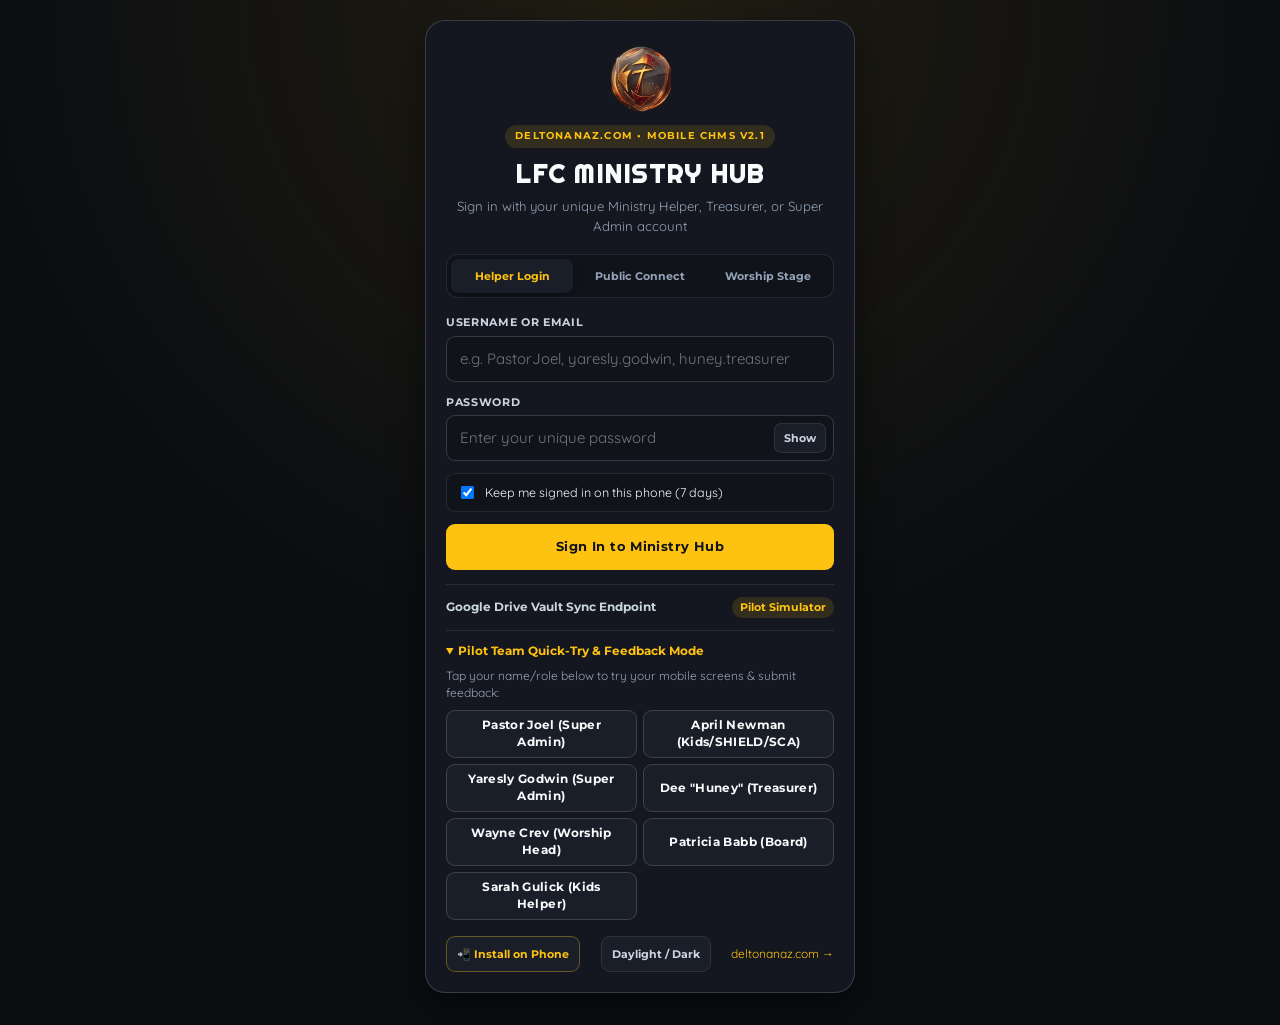
<file: index.html>
<!DOCTYPE html>
<html lang="en" data-theme="dark">
<head>
  <meta charset="UTF-8" />
  <meta name="viewport" content="width=device-width, initial-scale=1.0, viewport-fit=cover" />
  <meta name="theme-color" content="#0B0D11" />
  <meta name="description" content="Life Fellowship Church of the Nazarene — Mobile-First Ministry Helper, Worship Planning, Congregation Connect &amp; Church Management Portal." />

  <!-- Standalone Mobile PWA Meta -->
  <meta name="apple-mobile-web-app-capable" content="yes" />
  <meta name="mobile-web-app-capable" content="yes" />
  <meta name="apple-mobile-web-app-status-bar-style" content="black-translucent" />
  <meta name="apple-mobile-web-app-title" content="LFC Hub" />

  <title>LFC Hub | Life Fellowship Church Ministry &amp; Admin Portal</title>

  <link rel="manifest" href="./manifest.json" />
  <link rel="icon" type="image/png" sizes="64x64" href="./icons/favicon-64.png" />
  <link rel="icon" type="image/png" sizes="192x192" href="./icons/icon-192.png" />
  <link rel="apple-touch-icon" sizes="180x180" href="./icons/apple-touch-icon.png" />

  <link rel="preconnect" href="https://fonts.googleapis.com" />
  <link rel="preconnect" href="https://fonts.gstatic.com" crossorigin />
  <link href="https://fonts.googleapis.com/css2?family=Montserrat:wght@600;700;800&amp;family=Quicksand:wght@500;600;700&amp;family=Righteous&amp;display=swap" rel="stylesheet" />

  <link rel="stylesheet" href="./css/app.css" />
</head>
<body>
  <!-- ========================================================================
       1. SIGN-IN, PILOT TESTER LAUNCHER & PORTAL SWITCHER (#auth-screen)
       ======================================================================== -->
  <main id="auth-screen" class="auth-screen">
    <div class="auth-card">
      <div class="auth-brand">
        <img src="./icons/shield-badge.png" alt="Life Fellowship Church Shield Emblem" class="auth-shield" width="68" height="68" />
        <span class="eyebrow-tag">DELTONANAZ.COM &bull; MOBILE CHMS v2.1</span>
        <h1 id="portal-main-heading" class="auth-title">LFC MINISTRY HUB</h1>
        <p id="portal-sub-heading" class="auth-sub">Sign in with your unique Ministry Helper, Treasurer, or Super Admin account</p>
      </div>

      <div class="portal-mode-Row" role="tablist" aria-label="Portal Access Mode">
        <button type="button" id="mode-btn-staff" class="mode-tab-btn is-active" data-entry-mode="staff">Helper Login</button>
        <button type="button" id="mode-btn-connect" class="mode-tab-btn" data-entry-mode="connect">Public Connect</button>
        <button type="button" id="mode-btn-worship" class="mode-tab-btn" data-entry-mode="worship">Worship Stage</button>
      </div>

      <div id="auth-alert" class="alert-box alert-box--error" role="alert" hidden></div>

      <form id="staff-login-form" novalidate>
        <div class="field">
          <label for="login-username" class="field-label">Username or Email</label>
          <input
            type="text"
            id="login-username"
            class="input"
            placeholder="e.g. PastorJoel, yaresly.godwin, huney.treasurer"
            autocomplete="username"
            autocapitalize="none"
            spellcheck="false"
            required
          />
        </div>

        <div class="field">
          <label for="login-password" class="field-label">Password</label>
          <div class="pw-wrap">
            <input
              type="password"
              id="login-password"
              class="input"
              placeholder="Enter your unique password"
              autocomplete="current-password"
              required
            />
            <button type="button" id="toggle-pw-btn" class="pw-toggle" aria-label="Show or hide password">Show</button>
          </div>
        </div>

        <label class="chk-pill" style="margin-bottom: 12px;">
          <input type="checkbox" id="remember-device-chk" checked />
          <span>Keep me signed in on this phone (7 days)</span>
        </label>

        <button type="submit" id="login-submit-btn" class="btn btn--gold btn--full">
          Sign In to Ministry Hub
        </button>
      </form>

      <!-- Google Apps Script Vault Connection Drawer -->
      <details id="gas-endpoint-drawer" style="margin-top: 14px; border-top: 1px solid var(--border-subtle); padding-top: 12px;">
        <summary style="cursor: pointer; font-family: var(--font-ui); font-size: 11.5px; font-weight: 700; color: var(--text-secondary); display: flex; justify-content: space-between; align-items: center;">
          <span>Google Drive Vault Sync Endpoint</span>
          <span id="gas-status-badge" class="badge badge--gold">Pilot Simulator</span>
        </summary>
        <div style="margin-top: 10px;">
          <p style="margin: 0 0 8px; font-size: 12px; color: var(--text-muted);">
            Connect your Google Apps Script Web App URL bound to <strong>LFC Church Management System Vault</strong>:
          </p>
          <input
            type="url"
            id="gas-url-input"
            class="input"
            placeholder="https://script.google.com/macros/s/.../exec"
            spellcheck="false"
            style="font-size: 12.5px; margin-bottom: 8px;"
          />
          <button type="button" id="save-gas-url-btn" class="btn btn--secondary btn--sm btn--full">Save Vault Web App URL</button>
        </div>
      </details>

      <!-- Pilot Team Role Launcher (Exact LFC Leadership & Helpers) -->
      <details id="role-simulator-drawer" open style="margin-top: 12px; border-top: 1px solid var(--border-subtle); padding-top: 12px;">
        <summary style="cursor: pointer; font-family: var(--font-ui); font-size: 11.5px; font-weight: 700; color: var(--gold);">
          Pilot Team Quick-Try &amp; Feedback Mode
        </summary>
        <p style="margin: 6px 0 8px; font-size: 12px; color: var(--text-muted);">
          Tap your name/role below to try your mobile screens &amp; submit feedback:
        </p>
        <div style="display: grid; grid-template-columns: repeat(2, 1fr); gap: 6px;">
          <button type="button" id="sim-joel" class="btn btn--secondary btn--sm" data-pilot-key="joel">Pastor Joel (Super Admin)</button>
          <button type="button" id="sim-april" class="btn btn--secondary btn--sm" data-pilot-key="april">April Newman (Kids/SHIELD/SCA)</button>
          <button type="button" id="sim-yaresly" class="btn btn--secondary btn--sm" data-pilot-key="yaresly">Yaresly Godwin (Super Admin)</button>
          <button type="button" id="sim-huney" class="btn btn--secondary btn--sm" data-pilot-key="huney">Dee "Huney" (Treasurer)</button>
          <button type="button" id="sim-wayne" class="btn btn--secondary btn--sm" data-pilot-key="wayne">Wayne Crev (Worship Head)</button>
          <button type="button" id="sim-patricia" class="btn btn--secondary btn--sm" data-pilot-key="patricia">Patricia Babb (Board)</button>
          <button type="button" id="sim-sarah" class="btn btn--secondary btn--sm" data-pilot-key="sarah">Sarah Gulick (Kids Helper)</button>
        </div>
      </details>

      <div style="margin-top: 16px; display: flex; justify-content: space-between; align-items: center; gap: 6px; flex-wrap: wrap; font-size: 12px; color: var(--text-muted);">
        <button type="button" id="open-install-guide-btn" class="icon-chip" style="border-color: var(--gold-line); color: var(--gold);">📲 Install on Phone</button>
        <button type="button" id="auth-theme-btn" class="icon-chip">Daylight / Dark</button>
        <a href="https://www.deltonanaz.com" rel="noopener">deltonanaz.com &rarr;</a>
      </div>
    </div>
  </main>

  <!-- ========================================================================
       2. AUTHENTICATED / PILOT / PUBLIC APP SHELL (#app-shell)
       ======================================================================== -->
  <div id="app-shell" class="app-layout" hidden>
    <header class="app-topbar">
      <div class="app-topbar__inner">
        <div class="brand-cluster">
          <img src="./icons/shield-badge.png" alt="LFC Shield" width="34" height="34" />
          <div class="brand-meta">
            <div class="brand-name-row">
              <span class="brand-name">LFC HUB</span>
              <span id="active-role-badge" class="role-pill">SUPER ADMIN</span>
            </div>
            <span id="active-user-subline" class="user-subline">Life Fellowship Church</span>
          </div>
        </div>

        <div class="topbar-controls">
          <button type="button" id="topbar-install-btn" class="icon-chip" title="Install App on Phone Home Screen">📲 Install</button>
          <button type="button" id="sync-refresh-btn" class="icon-chip" title="Sync with Google Drive Vault">Sync</button>
          <button type="button" id="theme-toggle-btn" class="icon-chip" title="Toggle Daylight or Stage Dark Theme">Theme</button>
          <button type="button" id="sign-out-btn" class="icon-chip" style="color: #FCA5A5;">Exit</button>
        </div>
      </div>
    </header>

    <div id="force-pw-modal" class="workspace-body" hidden>
      <section class="card card--action-hero">
        <h2 class="card-title">Set Your Personal Password</h2>
        <p class="card-subtitle">Choose your private password (8+ characters) to unlock your LFC Hub account.</p>
        <form id="change-pw-form" style="margin-top: 12px;">
          <div class="field">
            <label for="new-personal-pw" class="field-label">New Private Password</label>
            <input type="password" id="new-personal-pw" class="input" minlength="8" placeholder="At least 8 characters" required />
          </div>
          <button type="submit" id="save-new-pw-btn" class="btn btn--gold btn--full">Save Password &amp; Continue</button>
        </form>
      </section>
    </div>

    <div id="workspace-shell" class="workspace-shell">
      <nav id="role-bottom-nav" class="bottom-nav" aria-label="Primary Ministry Navigation"></nav>
      <main id="workspace-main" class="workspace-body"></main>
    </div>

    <!-- Floating Pilot Tester Feedback Button (Present on Every Screen!) -->
    <button type="button" id="fab-open-feedback" class="fab-feedback-btn" title="Send feedback or request a change on this screen">
      💬 Suggest Change
    </button>
  </div>

  <!-- ========================================================================
       3. PHONE INSTALL GUIDE MODAL (iPhone Safari + Android Chrome)
       ======================================================================== -->
  <div id="install-modal" class="modal-backdrop" hidden>
    <div class="modal-sheet">
      <div class="card-head">
        <div>
          <span class="eyebrow-tag">PHONE HOME SCREEN APP</span>
          <h2 class="card-title" style="margin-top:6px;">Install LFC Hub on Your Phone</h2>
        </div>
        <button type="button" id="close-install-modal" class="icon-chip">Close ✕</button>
      </div>
      <div id="native-install-wrap" style="margin-bottom:12px;" hidden>
        <button type="button" id="trigger-native-install-btn" class="btn btn--gold btn--full">📲 Tap Here for 1-Click Android/Chrome Install</button>
      </div>
      <div class="list-stack">
        <div class="list-row">
          <div class="list-row__main">
            <div class="list-row__title">🍏 iPhone / iPad (Safari)</div>
            <div class="list-row__meta">
              1. Open this link in <strong>Safari</strong>.<br />
              2. Tap the <strong>Share</strong> icon (square with upward arrow <code>&uarr;</code>) at the bottom.<br />
              3. Scroll down and tap <strong>"Add to Home Screen"</strong> &rarr; <strong>Add</strong>.
            </div>
          </div>
        </div>
        <div class="list-row">
          <div class="list-row__main">
            <div class="list-row__title">🤖 Android (Chrome)</div>
            <div class="list-row__meta">
              1. Tap the <strong>3-dots menu (&#8942;)</strong> in the top-right corner of Chrome.<br />
              2. Tap <strong>"Install app"</strong> or <strong>"Add to Home screen"</strong>.
            </div>
          </div>
        </div>
      </div>
    </div>
  </div>

  <!-- ========================================================================
       4. PILOT TESTER FEEDBACK & CHANGE REQUEST MODAL
       ======================================================================== -->
  <div id="feedback-modal" class="modal-backdrop" hidden>
    <div class="modal-sheet">
      <div class="card-head">
        <div>
          <span class="eyebrow-tag">PILOT TEAM INPUT</span>
          <h2 class="card-title" style="margin-top:6px;">Suggest a Change or Improvement</h2>
          <p id="fb-context-label" class="card-subtitle">Logs straight to Pastor Joel &amp; Yaresly's Pilot Feedback Inbox</p>
        </div>
        <button type="button" id="close-feedback-modal" class="icon-chip">Close ✕</button>
      </div>
      <form id="pilot-feedback-form">
        <div class="form-grid-2">
          <div class="field">
            <label class="field-label" for="fb-reviewer">Your Name</label>
            <input id="fb-reviewer" class="input" required />
          </div>
          <div class="field">
            <label class="field-label" for="fb-type">Feedback Type</label>
            <select id="fb-type" class="select">
              <option>Feature / Button Needed</option>
              <option>Change Layout / Wording</option>
              <option>Something Feels Confusing</option>
              <option>Bug / Fix Needed</option>
              <option>Love How This Works!</option>
            </select>
          </div>
        </div>
        <div class="field">
          <label class="field-label" for="fb-priority">Priority</label>
          <select id="fb-priority" class="select">
            <option value="Must-Have Before Launch">Must-Have Before Launch</option>
            <option value="Nice to Have">Nice to Have</option>
          </select>
        </div>
        <div class="field">
          <label class="field-label" for="fb-message">What should we add, simplify, or change?</label>
          <textarea id="fb-message" class="textarea" placeholder="Tell us what would make your weekly ministry task faster or easier on your phone..." required></textarea>
        </div>
        <button type="submit" class="btn btn--gold btn--full">Send Feedback to Vault Inbox</button>
      </form>
    </div>
  </div>

  <div id="toast-banner" class="toast-banner" role="status" aria-live="polite" hidden></div>

  <script src="./js/config.js"></script>
  <script src="./js/chordpro.js"></script>
  <script src="./js/deep-features.js"></script>
  <script src="./js/app.js"></script>
</body>
</html>
</file>
<file: css/app.css>
/* ==========================================================================
   LFC HUB (CHMS v2.0) — Life Fellowship Church Mobile-First Operations PWA
   Stack: WordPress (deltonanaz.com) + GitHub Pages + Google Drive Vault
   Primary Viewport: 360px-430px Phone First -> Fluid Desktop Rail (960px+)
   ========================================================================== */

:root {
  --bg-page: #0B0D11;
  --bg-elevated: #14171F;
  --bg-card: #1A1E28;
  --bg-input: #10131A;
  --bg-subtle: rgba(255, 255, 255, 0.04);

  --text-primary: #F8FAFC;
  --text-secondary: #CBD5E1;
  --text-muted: #94A3B8;

  --gold: #FEC310;
  --gold-strong: #EAB308;
  --gold-tint: rgba(254, 195, 16, 0.13);
  --gold-line: rgba(254, 195, 16, 0.34);

  --crimson: #C81E1E;
  --crimson-tint: rgba(200, 30, 30, 0.16);
  --emerald: #10B981;
  --emerald-tint: rgba(16, 185, 129, 0.15);
  --sky: #38BDF8;
  --sky-tint: rgba(56, 189, 248, 0.14);

  --border-subtle: rgba(255, 255, 255, 0.09);
  --border-strong: rgba(255, 255, 255, 0.16);
  --shadow-soft: 0 14px 36px rgba(0, 0, 0, 0.45);

  --font-display: 'Righteous', sans-serif;
  --font-ui: 'Montserrat', -apple-system, BlinkMacSystemFont, 'Segoe UI', sans-serif;
  --font-body: 'Quicksand', -apple-system, BlinkMacSystemFont, 'Segoe UI', sans-serif;

  --radius-lg: 16px;
  --radius-md: 12px;
  --radius-sm: 9px;
  --bottom-nav-h: 68px;
}

html[data-theme="light"] {
  --bg-page: #F4F6FA;
  --bg-elevated: #FFFFFF;
  --bg-card: #FFFFFF;
  --bg-input: #F8FAFC;
  --bg-subtle: rgba(15, 23, 42, 0.04);

  --text-primary: #0F172A;
  --text-secondary: #334155;
  --text-muted: #64748B;

  --gold: #B47B00;
  --gold-strong: #9A6700;
  --gold-tint: rgba(234, 179, 8, 0.14);
  --gold-line: rgba(180, 123, 0, 0.32);

  --border-subtle: rgba(15, 23, 42, 0.10);
  --border-strong: rgba(15, 23, 42, 0.18);
  --shadow-soft: 0 10px 28px rgba(15, 23, 42, 0.08);
}

*,
*::before,
*::after {
  box-sizing: border-box;
}

html,
body {
  margin: 0;
  padding: 0;
  width: 100%;
  max-width: 100%;
  min-height: 100vh;
  background: var(--bg-page);
  color: var(--text-primary);
  font-family: var(--font-body);
  font-size: 15px;
  line-height: 1.48;
  overflow-x: clip;
  -webkit-text-size-adjust: 100%;
  -webkit-font-smoothing: antialiased;
}

[hidden] {
  display: none !important;
}

button,
input,
select,
textarea {
  font: inherit;
  color: inherit;
}

a {
  color: var(--gold);
  text-decoration: none;
}

a:hover {
  text-decoration: underline;
}

/* ==========================================================================
   1. Mobile-First Auth & Portal Entry Screen
   ========================================================================== */
.auth-screen {
  min-height: 100vh;
  display: flex;
  flex-direction: column;
  justify-content: center;
  align-items: center;
  padding: 20px 14px 32px;
  background:
    radial-gradient(circle at 50% 0%, rgba(254, 195, 16, 0.09), transparent 55%),
    var(--bg-page);
}

.auth-card {
  width: 100%;
  max-width: 430px;
  background: var(--bg-elevated);
  border: 1px solid var(--border-strong);
  border-radius: 20px;
  padding: 24px 20px 20px;
  box-shadow: var(--shadow-soft);
}

.auth-brand {
  text-align: center;
  margin-bottom: 18px;
}

.auth-shield {
  width: 68px;
  height: 68px;
  margin: 0 auto 10px;
  display: block;
  object-fit: contain;
}

.eyebrow-tag {
  display: inline-block;
  font-family: var(--font-ui);
  font-size: 10px;
  font-weight: 700;
  letter-spacing: 0.12em;
  text-transform: uppercase;
  color: var(--gold);
  background: var(--gold-tint);
  padding: 4px 10px;
  border-radius: 999px;
}

.auth-title {
  margin: 8px 0 4px;
  font-family: var(--font-display);
  font-size: 1.68rem;
  letter-spacing: 0.05em;
  color: var(--text-primary);
}

.auth-sub {
  margin: 0;
  font-size: 0.88rem;
  color: var(--text-muted);
}

.portal-mode-Row {
  display: grid;
  grid-template-columns: repeat(3, 1fr);
  gap: 6px;
  background: var(--bg-input);
  padding: 4px;
  border-radius: 11px;
  border: 1px solid var(--border-subtle);
  margin-bottom: 16px;
}

.mode-tab-btn {
  border: none;
  background: transparent;
  color: var(--text-muted);
  font-family: var(--font-ui);
  font-size: 11px;
  font-weight: 700;
  padding: 9px 6px;
  border-radius: 8px;
  cursor: pointer;
  transition: background 0.16s ease, color 0.16s ease;
}

.mode-tab-btn.is-active {
  background: var(--bg-card);
  color: var(--gold);
  box-shadow: 0 2px 8px rgba(0, 0, 0, 0.25);
}

/* ==========================================================================
   2. Form Controls & Touch Targets (Min 44-48px Mobile Ergonomics)
   ========================================================================== */
.field {
  display: flex;
  flex-direction: column;
  gap: 5px;
  margin-bottom: 12px;
}

.field-label {
  font-family: var(--font-ui);
  font-size: 11px;
  font-weight: 700;
  letter-spacing: 0.06em;
  text-transform: uppercase;
  color: var(--text-secondary);
}

.input,
.select,
.textarea {
  width: 100%;
  min-height: 46px;
  padding: 10px 13px;
  background: var(--bg-input);
  border: 1px solid var(--border-strong);
  border-radius: var(--radius-sm);
  color: var(--text-primary);
  font-size: 15px;
  transition: border-color 0.15s ease;
}

.textarea {
  min-height: 86px;
  resize: vertical;
}

.input:focus,
.select:focus,
.textarea:focus {
  outline: none;
  border-color: var(--gold);
}

.pw-wrap {
  position: relative;
  display: flex;
  align-items: center;
}

.pw-wrap .input {
  padding-right: 68px;
}

.pw-toggle {
  position: absolute;
  right: 8px;
  border: 1px solid var(--border-subtle);
  background: var(--bg-card);
  color: var(--text-secondary);
  font-family: var(--font-ui);
  font-size: 11px;
  font-weight: 700;
  padding: 6px 9px;
  border-radius: 7px;
  cursor: pointer;
}

.btn {
  display: inline-flex;
  align-items: center;
  justify-content: center;
  gap: 8px;
  min-height: 46px;
  padding: 10px 16px;
  border-radius: var(--radius-sm);
  border: 1px solid transparent;
  font-family: var(--font-ui);
  font-size: 13px;
  font-weight: 700;
  letter-spacing: 0.03em;
  cursor: pointer;
  transition: transform 0.12s ease, opacity 0.15s ease, background 0.15s ease;
}

.btn:active {
  transform: scale(0.985);
}

.btn--gold {
  background: #FEC310;
  color: #111318;
}

.btn--gold:hover {
  background: #FFD03B;
}

.btn--secondary {
  background: var(--bg-card);
  border-color: var(--border-strong);
  color: var(--text-primary);
}

.btn--emerald {
  background: var(--emerald);
  color: #062219;
}

.btn--crimson {
  background: var(--crimson-tint);
  border-color: rgba(200, 30, 30, 0.45);
  color: #FCA5A5;
}

.btn--sm {
  min-height: 36px;
  padding: 6px 11px;
  font-size: 11.5px;
}

.btn--full {
  width: 100%;
}

.camera-upload-label {
  display: flex;
  align-items: center;
  justify-content: center;
  gap: 8px;
  min-height: 46px;
  padding: 10px 14px;
  border: 1px dashed var(--gold-line);
  background: var(--gold-tint);
  color: var(--gold);
  border-radius: var(--radius-sm);
  font-family: var(--font-ui);
  font-size: 12.5px;
  font-weight: 700;
  cursor: pointer;
  text-align: center;
}

.camera-upload-label input[type="file"] {
  display: none;
}

/* ==========================================================================
   3. App Shell: Topbar + Desktop Left Rail + Mobile Bottom Nav
   ========================================================================== */
.app-layout {
  min-height: 100vh;
  display: flex;
  flex-direction: column;
  padding-bottom: calc(var(--bottom-nav-h) + env(safe-area-inset-bottom, 0px) + 14px);
}

.app-topbar {
  position: sticky;
  top: 0;
  z-index: 40;
  background: var(--bg-elevated);
  border-bottom: 1px solid var(--border-subtle);
  padding: 10px 14px;
}

.app-topbar__inner {
  max-width: 1280px;
  margin: 0 auto;
  display: flex;
  align-items: center;
  justify-content: space-between;
  gap: 10px;
}

.brand-cluster {
  display: flex;
  align-items: center;
  gap: 10px;
  min-width: 0;
}

.brand-cluster img {
  width: 34px;
  height: 34px;
  flex-shrink: 0;
}

.brand-meta {
  min-width: 0;
}

.brand-name-row {
  display: flex;
  align-items: center;
  gap: 7px;
  flex-wrap: wrap;
}

.brand-name {
  font-family: var(--font-display);
  font-size: 1.02rem;
  letter-spacing: 0.04em;
}

.role-pill {
  font-family: var(--font-ui);
  font-size: 9.5px;
  font-weight: 800;
  letter-spacing: 0.08em;
  text-transform: uppercase;
  padding: 2px 7px;
  border-radius: 999px;
  background: var(--gold-tint);
  color: var(--gold);
}

.user-subline {
  display: block;
  font-size: 11.5px;
  color: var(--text-muted);
  white-space: nowrap;
  overflow: hidden;
  text-overflow: ellipsis;
}

.topbar-controls {
  display: flex;
  align-items: center;
  gap: 6px;
  flex-shrink: 0;
}

.icon-chip {
  min-height: 36px;
  padding: 6px 10px;
  border-radius: 9px;
  border: 1px solid var(--border-subtle);
  background: var(--bg-card);
  color: var(--text-secondary);
  font-family: var(--font-ui);
  font-size: 11px;
  font-weight: 700;
  cursor: pointer;
}

.workspace-body {
  width: 100%;
  max-width: 1280px;
  margin: 0 auto;
  padding: 14px 14px 24px;
  flex: 1;
}

/* Bottom Navigation Bar (Mobile Primary) */
.bottom-nav {
  position: fixed;
  left: 0;
  right: 0;
  bottom: 0;
  z-index: 50;
  background: var(--bg-elevated);
  border-top: 1px solid var(--border-strong);
  padding: 6px 6px calc(6px + env(safe-area-inset-bottom, 0px));
  display: flex;
  justify-content: space-around;
  align-items: stretch;
  gap: 4px;
}

.nav-item-btn {
  flex: 1;
  min-width: 0;
  min-height: 52px;
  border: none;
  background: transparent;
  color: var(--text-muted);
  border-radius: 10px;
  padding: 5px 4px;
  display: flex;
  flex-direction: column;
  align-items: center;
  justify-content: center;
  gap: 3px;
  cursor: pointer;
  font-family: var(--font-ui);
  font-size: 10.5px;
  font-weight: 700;
}

.nav-item-btn svg {
  width: 20px;
  height: 20px;
}

.nav-item-btn span {
  white-space: nowrap;
  overflow: hidden;
  text-overflow: ellipsis;
  max-width: 100%;
}

.nav-item-btn.is-active {
  color: var(--gold);
  background: var(--gold-tint);
}

@media (min-width: 960px) {
  .app-layout {
    padding-bottom: 0;
  }

  .workspace-shell {
    max-width: 1280px;
    margin: 0 auto;
    width: 100%;
    display: grid;
    grid-template-columns: 230px minmax(0, 1fr);
    gap: 20px;
    padding: 18px 20px 36px;
  }

  .workspace-body {
    padding: 0;
  }

  .bottom-nav {
    position: sticky;
    top: 76px;
    align-self: start;
    flex-direction: column;
    border: 1px solid var(--border-subtle);
    border-radius: var(--radius-lg);
    padding: 10px;
    gap: 6px;
  }

  .nav-item-btn {
    flex-direction: row;
    justify-content: flex-start;
    gap: 10px;
    min-height: 44px;
    padding: 10px 12px;
    font-size: 12.5px;
  }
}

/* ==========================================================================
   4. Cards, KPI Grids, Lists & Mobile Steppers
   ========================================================================== */
.section-stack {
  display: flex;
  flex-direction: column;
  gap: 14px;
}

.card {
  background: var(--bg-card);
  border: 1px solid var(--border-subtle);
  border-radius: var(--radius-lg);
  padding: 16px;
}

.card--action-hero {
  background: linear-gradient(145deg, var(--bg-card), var(--bg-elevated));
  border-color: var(--gold-line);
}

.card-head {
  display: flex;
  align-items: flex-start;
  justify-content: space-between;
  gap: 10px;
  margin-bottom: 12px;
  flex-wrap: wrap;
}

.card-title {
  margin: 0;
  font-family: var(--font-ui);
  font-size: 1.02rem;
  font-weight: 800;
  color: var(--text-primary);
}

.card-subtitle {
  margin: 3px 0 0;
  font-size: 12.5px;
  color: var(--text-muted);
}

.kpi-grid {
  display: grid;
  grid-template-columns: repeat(2, minmax(0, 1fr));
  gap: 10px;
}

@media (min-width: 700px) {
  .kpi-grid {
    grid-template-columns: repeat(4, minmax(0, 1fr));
  }
}

.kpi-tile {
  background: var(--bg-elevated);
  border: 1px solid var(--border-subtle);
  border-radius: var(--radius-md);
  padding: 12px;
}

.kpi-tile__label {
  display: block;
  font-family: var(--font-ui);
  font-size: 10px;
  font-weight: 700;
  letter-spacing: 0.06em;
  text-transform: uppercase;
  color: var(--text-muted);
  margin-bottom: 4px;
}

.kpi-tile__val {
  font-family: var(--font-ui);
  font-size: 1.28rem;
  font-weight: 800;
  font-variant-numeric: tabular-nums;
  color: var(--text-primary);
}

.kpi-tile__val--gold {
  color: var(--gold);
}

.kpi-tile__val--emerald {
  color: var(--emerald);
}

.kpi-tile__meta {
  display: block;
  font-size: 11px;
  color: var(--text-muted);
  margin-top: 2px;
}

.sub-tabs {
  display: flex;
  gap: 6px;
  overflow-x: auto;
  padding-bottom: 4px;
  margin-bottom: 12px;
  scrollbar-width: none;
}

.sub-tabs::-webkit-scrollbar {
  display: none;
}

.sub-tab-btn {
  flex-shrink: 0;
  min-height: 38px;
  padding: 7px 13px;
  border-radius: 999px;
  border: 1px solid var(--border-subtle);
  background: var(--bg-elevated);
  color: var(--text-secondary);
  font-family: var(--font-ui);
  font-size: 12px;
  font-weight: 700;
  cursor: pointer;
}

.sub-tab-btn.is-active {
  background: var(--gold-tint);
  border-color: var(--gold-line);
  color: var(--gold);
}

.list-stack {
  display: flex;
  flex-direction: column;
  gap: 9px;
}

.list-row {
  background: var(--bg-elevated);
  border: 1px solid var(--border-subtle);
  border-radius: var(--radius-md);
  padding: 12px 13px;
  display: flex;
  align-items: center;
  justify-content: space-between;
  gap: 10px;
  flex-wrap: wrap;
}

.list-row__main {
  min-width: 0;
  flex: 1 1 200px;
}

.list-row__title {
  font-weight: 700;
  color: var(--text-primary);
  font-size: 14.5px;
}

.list-row__meta {
  font-size: 12px;
  color: var(--text-muted);
  margin-top: 2px;
}

.badge {
  display: inline-flex;
  align-items: center;
  padding: 3px 8px;
  border-radius: 999px;
  font-family: var(--font-ui);
  font-size: 10.5px;
  font-weight: 700;
}

.badge--emerald {
  background: var(--emerald-tint);
  color: var(--emerald);
}

.badge--gold {
  background: var(--gold-tint);
  color: var(--gold);
}

.badge--crimson {
  background: var(--crimson-tint);
  color: #FCA5A5;
}

.badge--sky {
  background: var(--sky-tint);
  color: var(--sky);
}

/* Mobile Counter Stepper (+1 / -1 Sanctuary Headcount) */
.stepper-box {
  display: flex;
  align-items: center;
  justify-content: space-between;
  background: var(--bg-elevated);
  border: 1px solid var(--border-strong);
  border-radius: var(--radius-md);
  padding: 10px 12px;
}

.stepper-controls {
  display: flex;
  align-items: center;
  gap: 10px;
}

.stepper-btn {
  width: 46px;
  height: 46px;
  border-radius: 12px;
  border: 1px solid var(--border-strong);
  background: var(--bg-card);
  color: var(--text-primary);
  font-family: var(--font-ui);
  font-size: 1.35rem;
  font-weight: 800;
  cursor: pointer;
}

.stepper-val {
  min-width: 48px;
  text-align: center;
  font-family: var(--font-ui);
  font-size: 1.45rem;
  font-weight: 800;
  font-variant-numeric: tabular-nums;
  color: var(--gold);
}

/* Roster Check-in Tap Rows */
.roster-check-btn {
  width: 100%;
  text-align: left;
  background: var(--bg-elevated);
  border: 1px solid var(--border-subtle);
  border-radius: var(--radius-md);
  padding: 12px 14px;
  display: flex;
  align-items: center;
  justify-content: space-between;
  gap: 10px;
  cursor: pointer;
}

.roster-check-btn.is-present {
  border-color: var(--emerald);
  background: var(--emerald-tint);
}

/* ==========================================================================
   5. Musician Stage ChordPro Chart Styling
   ========================================================================== */
.chord-stage-surface {
  background: var(--bg-elevated);
  border: 1px solid var(--border-strong);
  border-radius: var(--radius-md);
  padding: 16px;
  overflow-x: auto;
}

.cp-section {
  font-family: var(--font-ui);
  font-size: 11.5px;
  font-weight: 800;
  text-transform: uppercase;
  letter-spacing: 0.08em;
  color: var(--gold);
  margin: 14px 0 6px;
}

.cp-section:first-child {
  margin-top: 0;
}

.cp-spacer {
  height: 10px;
}

.cp-pair-line {
  display: flex;
  flex-wrap: wrap;
  align-items: flex-end;
  margin-bottom: 6px;
}

.cp-pair {
  display: inline-flex;
  flex-direction: column;
  margin-right: 2px;
}

.cp-chord {
  font-family: ui-monospace, SFMono-Regular, Menlo, Consolas, monospace;
  font-weight: 800;
  color: var(--gold);
  font-size: 0.92em;
  line-height: 1.25;
}

.cp-lyric,
.cp-lyric-only {
  font-weight: 600;
  color: var(--text-primary);
  line-height: 1.45;
}

/* Responsive Two-Column Form Row on >=640px */
.form-grid-2 {
  display: grid;
  grid-template-columns: 1fr;
  gap: 10px;
}

@media (min-width: 640px) {
  .form-grid-2 {
    grid-template-columns: repeat(2, minmax(0, 1fr));
  }
}

.checkbox-grid {
  display: grid;
  grid-template-columns: repeat(2, minmax(0, 1fr));
  gap: 8px;
}

.chk-pill {
  display: flex;
  align-items: center;
  gap: 8px;
  padding: 9px 10px;
  border-radius: 9px;
  border: 1px solid var(--border-subtle);
  background: var(--bg-input);
  font-size: 12.5px;
  cursor: pointer;
}

/* Responsive Data Table Fallback */
.table-scroll {
  width: 100%;
  overflow-x: auto;
  border: 1px solid var(--border-subtle);
  border-radius: var(--radius-md);
}

.clean-table {
  width: 100%;
  border-collapse: collapse;
  font-size: 13px;
}

.clean-table th,
.clean-table td {
  padding: 9px 11px;
  text-align: left;
  border-bottom: 1px solid var(--border-subtle);
  white-space: nowrap;
}

.clean-table th {
  font-family: var(--font-ui);
  font-size: 10.5px;
  text-transform: uppercase;
  letter-spacing: 0.05em;
  color: var(--text-muted);
  background: var(--bg-elevated);
}

.toast-banner {
  position: fixed;
  left: 50%;
  bottom: calc(var(--bottom-nav-h) + 16px);
  transform: translateX(-50%);
  z-index: 90;
  max-width: min(92vw, 420px);
  background: #10B981;
  color: #042016;
  font-family: var(--font-ui);
  font-size: 12.5px;
  font-weight: 800;
  padding: 11px 16px;
  border-radius: 999px;
  box-shadow: 0 10px 28px rgba(0, 0, 0, 0.45);
}

.alert-box {
  padding: 11px 13px;
  border-radius: var(--radius-sm);
  font-size: 13px;
  margin-bottom: 12px;
}

.alert-box--error {
  background: var(--crimson-tint);
  border: 1px solid rgba(200, 30, 30, 0.45);
  color: #FECACA;
}

.alert-box--info {
  background: var(--gold-tint);
  border: 1px solid var(--gold-line);
  color: var(--text-primary);
}

/* ==========================================================================
   6. Pilot Phone Install Modal, Floating Feedback Button & Print Statements
   ========================================================================== */
.fab-feedback-btn {
  position: fixed;
  right: 14px;
  bottom: calc(var(--bottom-nav-h) + env(safe-area-inset-bottom, 0px) + 12px);
  z-index: 65;
  display: inline-flex;
  align-items: center;
  gap: 6px;
  min-height: 42px;
  padding: 8px 14px;
  border-radius: 999px;
  background: var(--gold);
  color: #111318;
  border: none;
  font-family: var(--font-ui);
  font-size: 11.5px;
  font-weight: 800;
  box-shadow: 0 8px 24px rgba(0, 0, 0, 0.5);
  cursor: pointer;
}

@media (min-width: 960px) {
  .fab-feedback-btn {
    bottom: 22px;
    right: 22px;
  }
}

.modal-backdrop {
  position: fixed;
  inset: 0;
  z-index: 80;
  background: rgba(5, 7, 11, 0.78);
  display: flex;
  align-items: flex-end;
  justify-content: center;
  padding: 12px;
}

@media (min-width: 640px) {
  .modal-backdrop {
    align-items: center;
  }
}

.modal-sheet {
  width: 100%;
  max-width: 480px;
  max-height: 88vh;
  overflow-y: auto;
  background: var(--bg-elevated);
  border: 1px solid var(--border-strong);
  border-radius: 18px;
  padding: 18px;
  box-shadow: var(--shadow-soft);
}

.statement-paper {
  background: #FFFFFF;
  color: #0F172A;
  border-radius: 12px;
  padding: 20px;
  border: 1px solid #CBD5E1;
}

@media print {
  .app-topbar,
  .bottom-nav,
  .fab-feedback-btn,
  .sub-tabs,
  .no-print {
    display: none !important;
  }
  body,
  .app-layout,
  .workspace-shell,
  .workspace-body {
    background: #FFFFFF !important;
    color: #000000 !important;
    padding: 0 !important;
    margin: 0 !important;
    display: block !important;
  }
}
</file>
